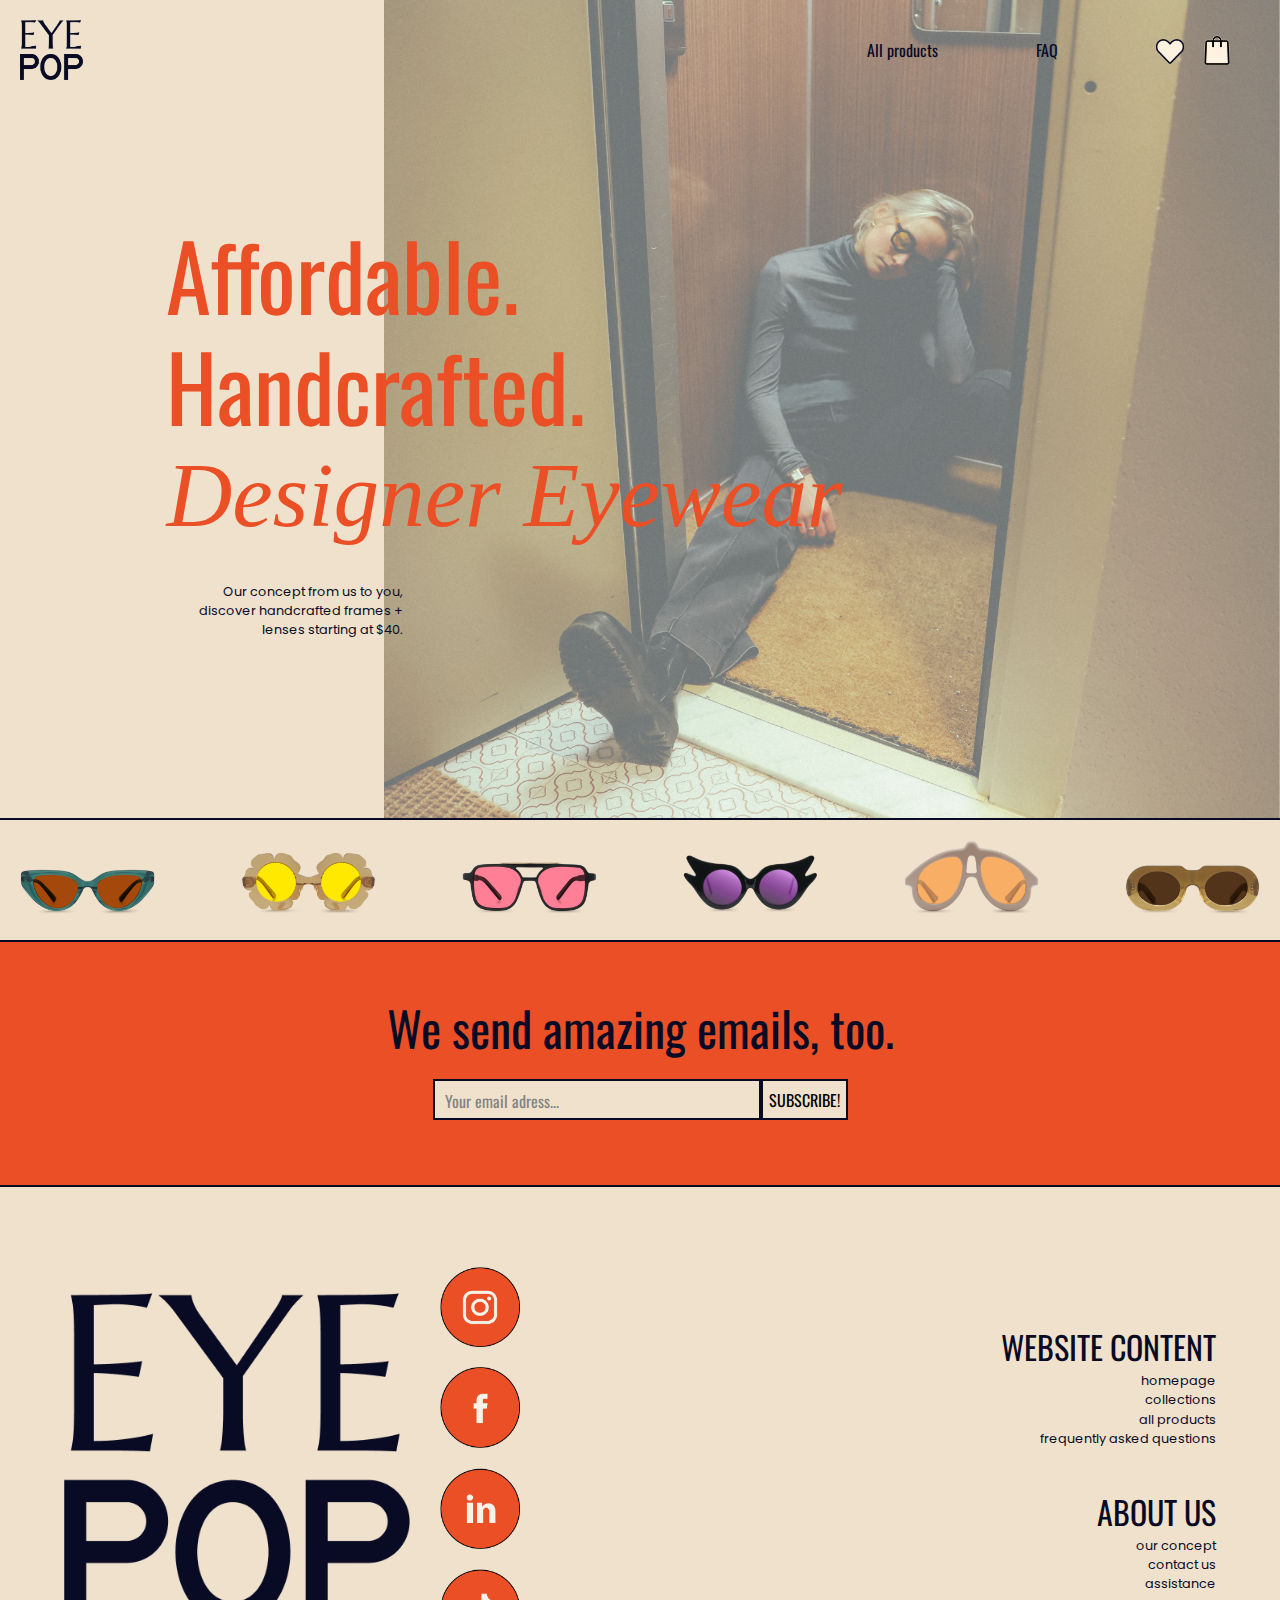
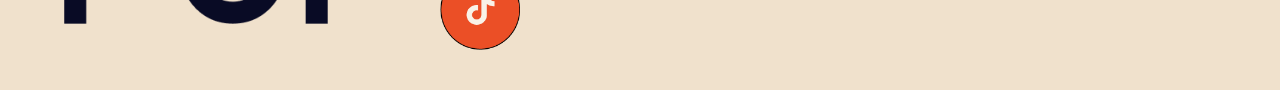
<file: index.html>
<!DOCTYPE html>
<html lang="en">
<head>
    <meta charset="UTF-8">
    <meta name="viewport" content="width=device-width,initial-scale=1.0">
    <meta name="robots" content="noindex, nofollow">

    <title>Home | EyePOP</title>

    <link rel="stylesheet" href="css/reset.css">
    <link rel="stylesheet" href="css/main.css">

    <link rel="icon" type="image/png" href="favicons/favicon-96x96.png" sizes="96x96" />
    <link rel="icon" type="image/svg+xml" href="favicons/favicon.svg" />
    <link rel="shortcut icon" href="favicons/favicon.ico" />
    <link rel="apple-touch-icon" sizes="180x180" href="favicons/apple-touch-icon.png" />
    <meta name="apple-mobile-web-app-title" content="MyWebSite" />
    <link rel="manifest" href="favicons/site.webmanifest" />
    
    <link rel="preconnect" href="https://fonts.googleapis.com">
    <link rel="preconnect" href="https://fonts.gstatic.com" crossorigin>
    <link href="https://fonts.googleapis.com/css2?family=Oswald:wght@200..700&family=Poppins:ital,wght@0,100;0,200;0,300;0,400;0,500;0,600;0,700;0,800;0,900;1,100;1,200;1,300;1,400;1,500;1,600;1,700;1,800;1,900&display=swap" rel="stylesheet">

</head>

<body class="home-body">

    <header>
        <nav>
            <a href="index.html"><img src="images/logo.png" alt="Logo Eyepop"></a>
            <div class="nav-links">
                <a href="products.html">All products</a>
                <a href="faq.html">FAQ</a>
                <div class="icons-top">
                    <a href=""><img src="images/hart.png" alt="Heart Icon"></a>
                    <a href=""><img src="images/winkelmand.png" alt="Shop Icon"></a>
                </div>
            </div>
        </nav>
    </header>


    <main>
        

        <div class="home-main">
            <div class="home-section">
                <div class="home-text">
                  <h1>Affordable.</h1>
                  <h1>Handcrafted.</h1>
                  <h1 class="cursive">Designer Eyewear</h1>
                </div>
                <p>Our concept from us to you, discover handcrafted frames + lenses starting at $40.</p>
            </div>
        </div>
        
        <div class="banner">
            <ul>
                <li><img src="images/darcy.png" alt=""></li>
                <li><img src="images/poppy.png" alt=""></li>
                <li><img src="images/verity.png" alt=""></li>
                <li><img src="images/glinda.png" alt=""></li>
                <li><img src="images/selma.png" alt=""></li>
                <li><img src="images/edwin.png" alt=""></li>
                <li><img src="images/meagan.png" alt=""></li>
                <li><img src="images/monica.png" alt=""></li>
            </ul>
        </div>
        
        <section class="subscription">
            <h2>We send amazing emails, too.</h2>
            <div class="email-field">
                <p>Your email adress...</p>
                <button>SUBSCRIBE!</button>
            </div>
        </section>



    </main>

    

    

    
    <footer>
        <div class="footer-left">
            <img src="images/logo.png" alt="Logo EyePOP">

            <div class="socials">
                <a href=""><img src="images/insta.png" alt=""></a>
                <a href=""><img src="images/facebook.png" alt=""></a>
                <a href=""><img src="images/linkedin.png" alt=""></a>
                <a href=""><img src="images/tiktok.png" alt=""></a>
            </div>
        </div>

        <div class="footer-right">
            <div>
                <h4>Website content</h4>
                <a href="index.html">homepage</a>
                <a href="products.html">collections</a>
                <a href="products.html">all products</a>
                <a href="faq.html">frequently asked questions</a>
            </div>

            <div>
                <h4>About us</h4>
                <a href="">our concept</a>
                <a href="">contact us</a>
                <a href="">assistance</a>
            </div>
        </div>
    </footer>



</body>
</file>
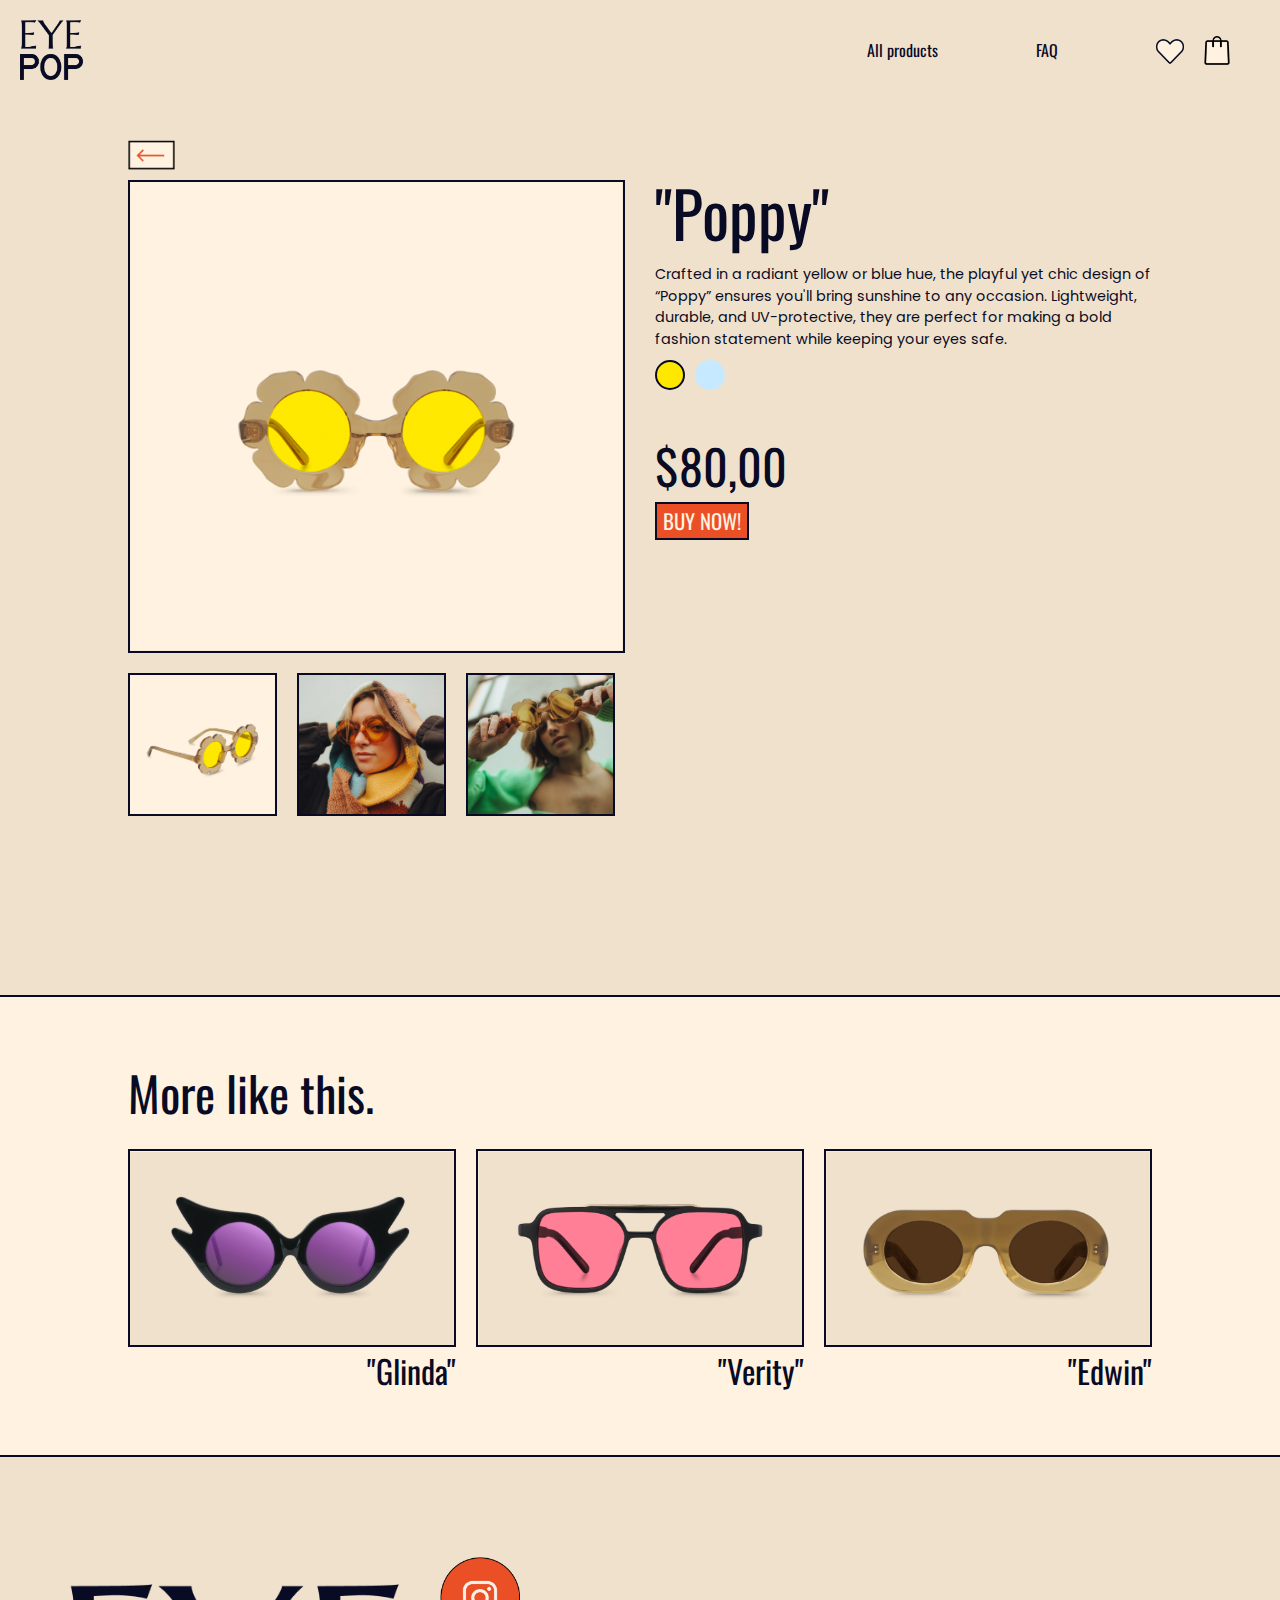
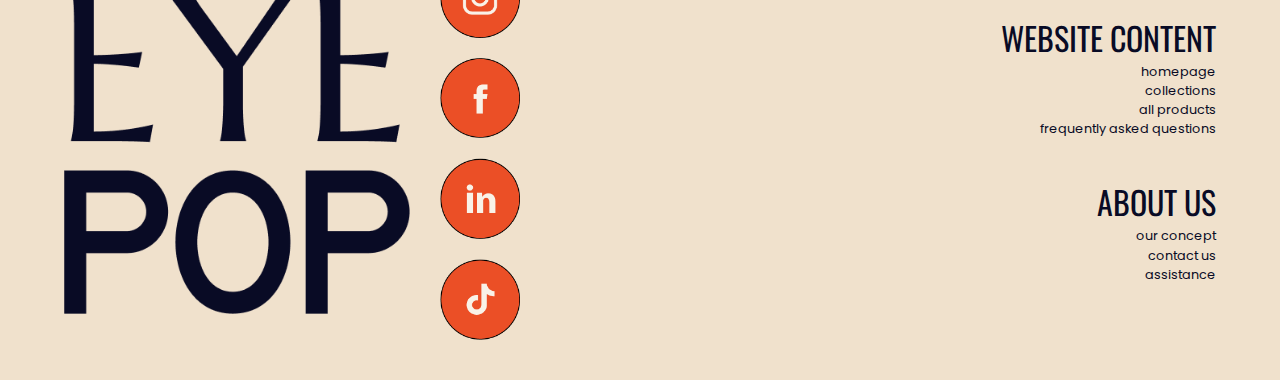
<file: detail.html>
<!DOCTYPE html>
<html lang="en">
<head>
    <meta charset="UTF-8">
    <meta name="viewport" content="width=device-width,initial-scale=1.0">
    <meta name="robots" content="noindex, nofollow">

    <title>Poppy Detail | EyePOP</title>

    <link rel="stylesheet" href="css/reset.css">
    <link rel="stylesheet" href="css/main.css">

    <link rel="icon" type="image/png" href="favicons/favicon-96x96.png" sizes="96x96" />
    <link rel="icon" type="image/svg+xml" href="favicons/favicon.svg" />
    <link rel="shortcut icon" href="favicons/favicon.ico" />
    <link rel="apple-touch-icon" sizes="180x180" href="favicons/apple-touch-icon.png" />
    <meta name="apple-mobile-web-app-title" content="MyWebSite" />
    <link rel="manifest" href="favicons/site.webmanifest" />
    
    <link rel="preconnect" href="https://fonts.googleapis.com">
    <link rel="preconnect" href="https://fonts.gstatic.com" crossorigin>
    <link href="https://fonts.googleapis.com/css2?family=Oswald:wght@200..700&family=Poppins:ital,wght@0,100;0,200;0,300;0,400;0,500;0,600;0,700;0,800;0,900;1,100;1,200;1,300;1,400;1,500;1,600;1,700;1,800;1,900&display=swap" rel="stylesheet">

</head>

<body>

    <header>
        <nav>
            <a href="index.html"><img src="images/logo.png" alt="Logo Eyepop"></a>
            <div class="nav-links">
                <a href="products.html">All products</a>
                <a href="faq.html">FAQ</a>
                <div class="icons-top">
                    <a href=""><img src="images/hart.png" alt="Heart Icon"></a>
                    <a href=""><img src="images/winkelmand.png" alt="Shop Icon"></a>
                </div>
            </div>
        </nav>
    </header>

    <main>
        
        <a href="products.html" class="back-button"><img src="images/back-button.png" alt="go back"></a>
        <section class="product-info">
            

            <div class="pictures">
                <img src="images/poppy-front.png" alt="">
                <div class="three-images">
                    <img src="images/poppy-side.png" alt="">
                    <img src="images/poppy-1.JPG" alt="">
                    <img src="images/poppy-2.JPG" alt="">
                </div>
            </div>

            <div class="detail-description">
                <div class="description-top">
                    <h1>"Poppy"</h1>
                    <p>Crafted in a radiant yellow or blue hue, the playful yet chic design of “Poppy” ensures you'll bring sunshine to any occasion. Lightweight, durable, and UV-protective, they are perfect for making a bold fashion statement while keeping your eyes safe.</p>
                    <div class="colors">
                        <div class="yellow"></div>
                        <div class="blue"></div>
                    </div>
                </div>

                <div class="description-bottom">
                    <h3>$80,00</h3>
                    <button>BUY NOW!</button>
                </div>
            </div>
        </section>

        <section class="more-slider">
            <h2>More like this.</h2>
            <div class="all-more">

                <div class="name-cards">
                    <img src="images/popular_glinda.png" alt="">
                    <p>"Glinda"</p>
                </div>

                <div class="name-cards">
                    <img src="images/popular_verity.png" alt="">
                    <p>"Verity"</p>
                </div>

                <div class="name-cards">
                    <img src="images/popular_edwin.png" alt="">
                    <p>"Edwin"</p>
                </div>

            </div>
        </section>
    </main>

    <footer>
        <div class="footer-left">
            <img src="images/logo.png" alt="Logo EyePOP">

            <div class="socials">
                <a href=""><img src="images/insta.png" alt=""></a>
                <a href=""><img src="images/facebook.png" alt=""></a>
                <a href=""><img src="images/linkedin.png" alt=""></a>
                <a href=""><img src="images/tiktok.png" alt=""></a>
            </div>
        </div>

        <div class="footer-right">
            <div>
                <h4>Website content</h4>
                <a href="index.html">homepage</a>
                <a href="products.html">collections</a>
                <a href="products.html">all products</a>
                <a href="faq.html">frequently asked questions</a>
            </div>

            <div>
                <h4>About us</h4>
                <a href="">our concept</a>
                <a href="">contact us</a>
                <a href="">assistance</a>
            </div>
        </div>
    </footer>




</body>
</file>
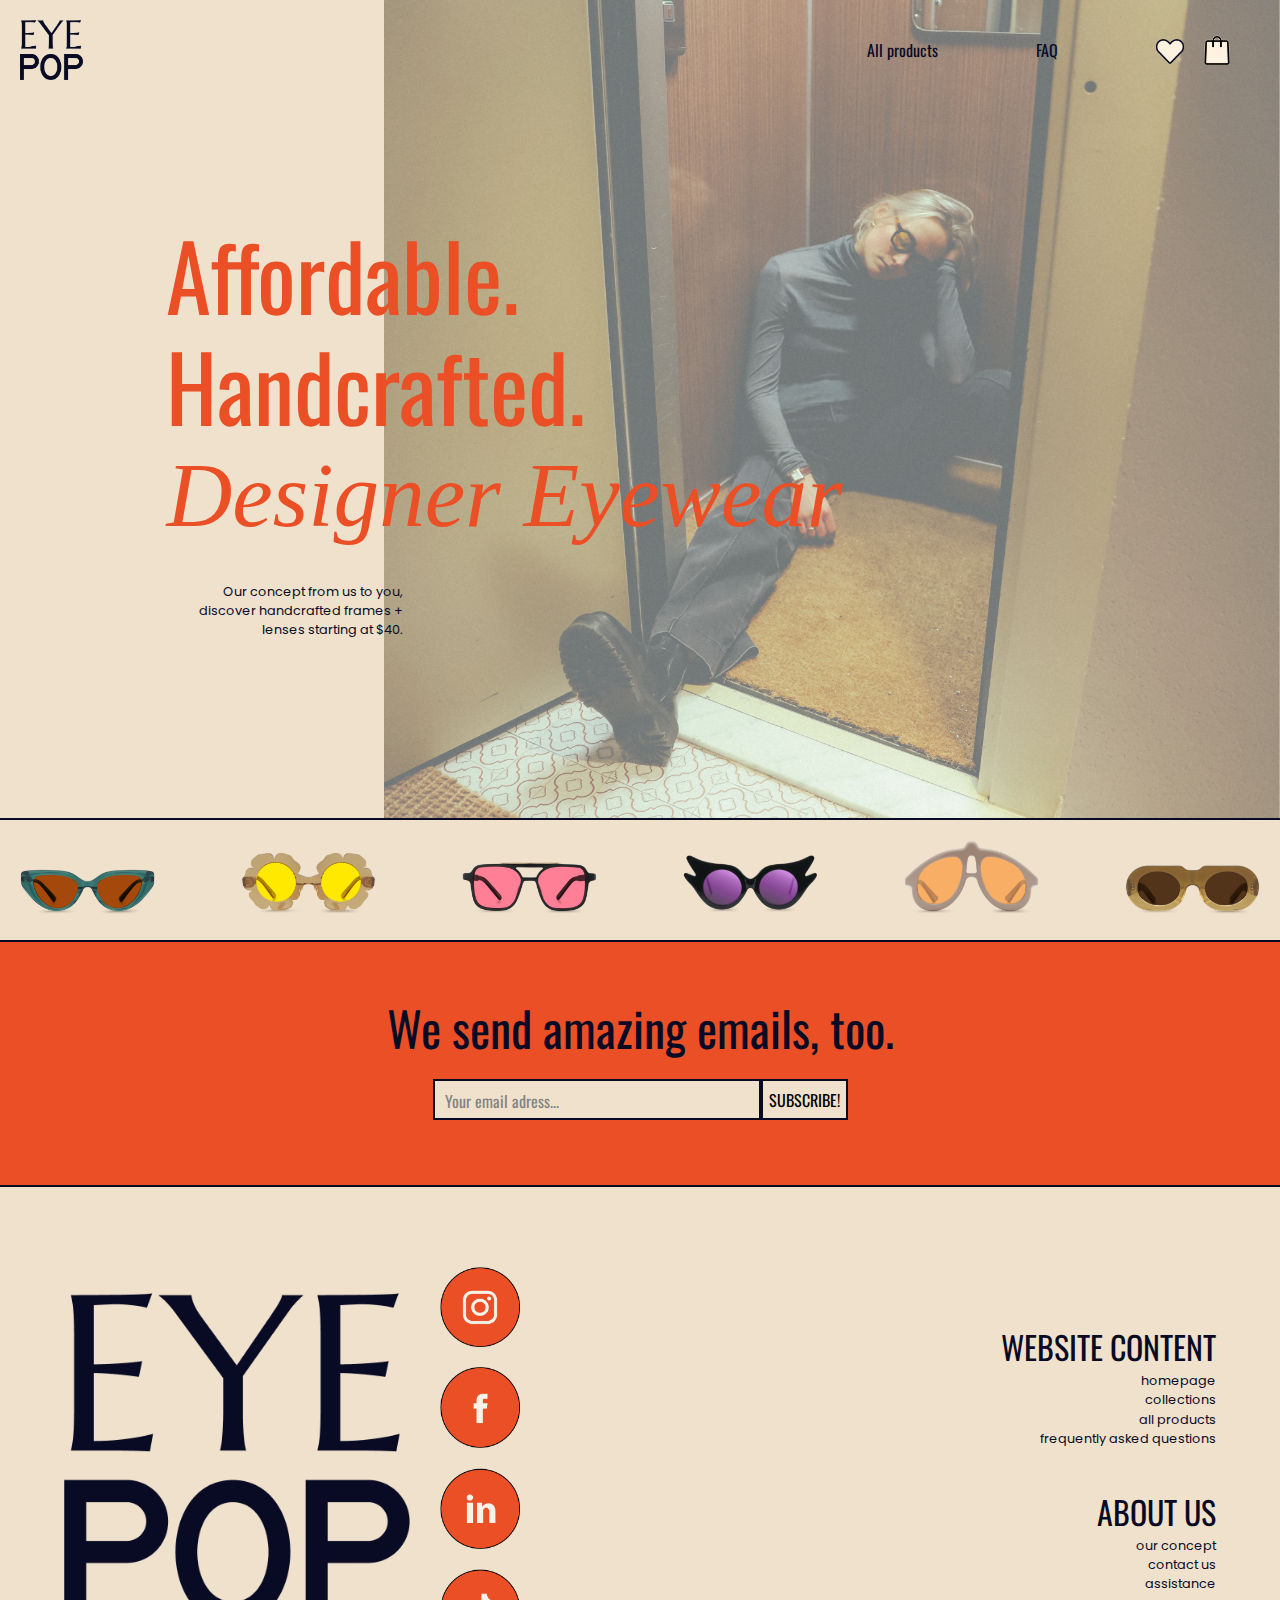
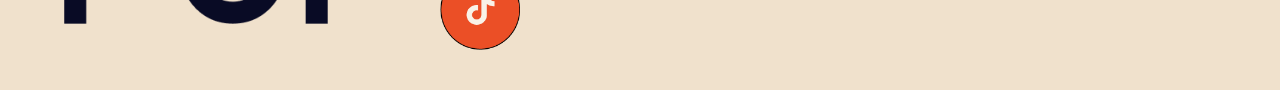
<file: home.html>
<!DOCTYPE html>
<html lang="en">
<head>
    <meta charset="UTF-8">
    <meta name="viewport" content="width=device-width,initial-scale=1.0">
    <meta name="robots" content="noindex, nofollow">

    <title>Detail | EyePOP</title>

    <link rel="stylesheet" href="css/reset.css">
    <link rel="stylesheet" href="css/main.css">

    <link rel="icon" type="image/png" href="favicons/favicon-96x96.png" sizes="96x96" />
    <link rel="icon" type="image/svg+xml" href="favicons/favicon.svg" />
    <link rel="shortcut icon" href="favicons/favicon.ico" />
    <link rel="apple-touch-icon" sizes="180x180" href="favicons/apple-touch-icon.png" />
    <meta name="apple-mobile-web-app-title" content="MyWebSite" />
    <link rel="manifest" href="favicons/site.webmanifest" />
    
    <link rel="preconnect" href="https://fonts.googleapis.com">
    <link rel="preconnect" href="https://fonts.gstatic.com" crossorigin>
    <link href="https://fonts.googleapis.com/css2?family=Oswald:wght@200..700&family=Poppins:ital,wght@0,100;0,200;0,300;0,400;0,500;0,600;0,700;0,800;0,900;1,100;1,200;1,300;1,400;1,500;1,600;1,700;1,800;1,900&display=swap" rel="stylesheet">

</head>

<body class="home-body">

    <header>
        <nav>
            <a href="home.html"><img src="images/logo.png" alt="Logo Eyepop"></a>
            <div class="nav-links">
                <a href="products.html">All products</a>
                <a href="faq.html">FAQ</a>
                <div class="icons-top">
                    <a href=""><img src="images/hart.png" alt="Heart Icon"></a>
                    <a href=""><img src="images/winkelmand.png" alt="Shop Icon"></a>
                </div>
            </div>
        </nav>
    </header>


    <main>
        

        <div class="home-main">
            <div class="home-section">
                <div class="home-text">
                  <h1>Affordable.</h1>
                  <h1>Handcrafted.</h1>
                  <h1 class="cursive">Designer Eyewear</h1>
                </div>
                <p>Our concept from us to you, discover handcrafted frames + lenses starting at $40.</p>
            </div>
        </div>
        
        <div class="banner">
            <ul>
                <li><img src="images/darcy.png" alt=""></li>
                <li><img src="images/poppy.png" alt=""></li>
                <li><img src="images/verity.png" alt=""></li>
                <li><img src="images/glinda.png" alt=""></li>
                <li><img src="images/selma.png" alt=""></li>
                <li><img src="images/edwin.png" alt=""></li>
                <li><img src="images/meagan.png" alt=""></li>
                <li><img src="images/monica.png" alt=""></li>
            </ul>
        </div>
        
        <section class="subscription">
            <h2>We send amazing emails, too.</h2>
            <div class="email-field">
                <p>Your email adress...</p>
                <button>SUBSCRIBE!</button>
            </div>
        </section>



    </main>

    

    

    
    <footer>
        <div class="footer-left">
            <img src="images/logo.png" alt="Logo EyePOP">

            <div class="socials">
                <a href=""><img src="images/insta.png" alt=""></a>
                <a href=""><img src="images/facebook.png" alt=""></a>
                <a href=""><img src="images/linkedin.png" alt=""></a>
                <a href=""><img src="images/tiktok.png" alt=""></a>
            </div>
        </div>

        <div class="footer-right">
            <div>
                <h4>Website content</h4>
                <a href="home.html">homepage</a>
                <a href="products.html">collections</a>
                <a href="products.html">all products</a>
                <a href="faq.html">frequently asked questions</a>
            </div>

            <div>
                <h4>About us</h4>
                <a href="">our concept</a>
                <a href="">contact us</a>
                <a href="">assistance</a>
            </div>
        </div>
    </footer>



</body>
</file>
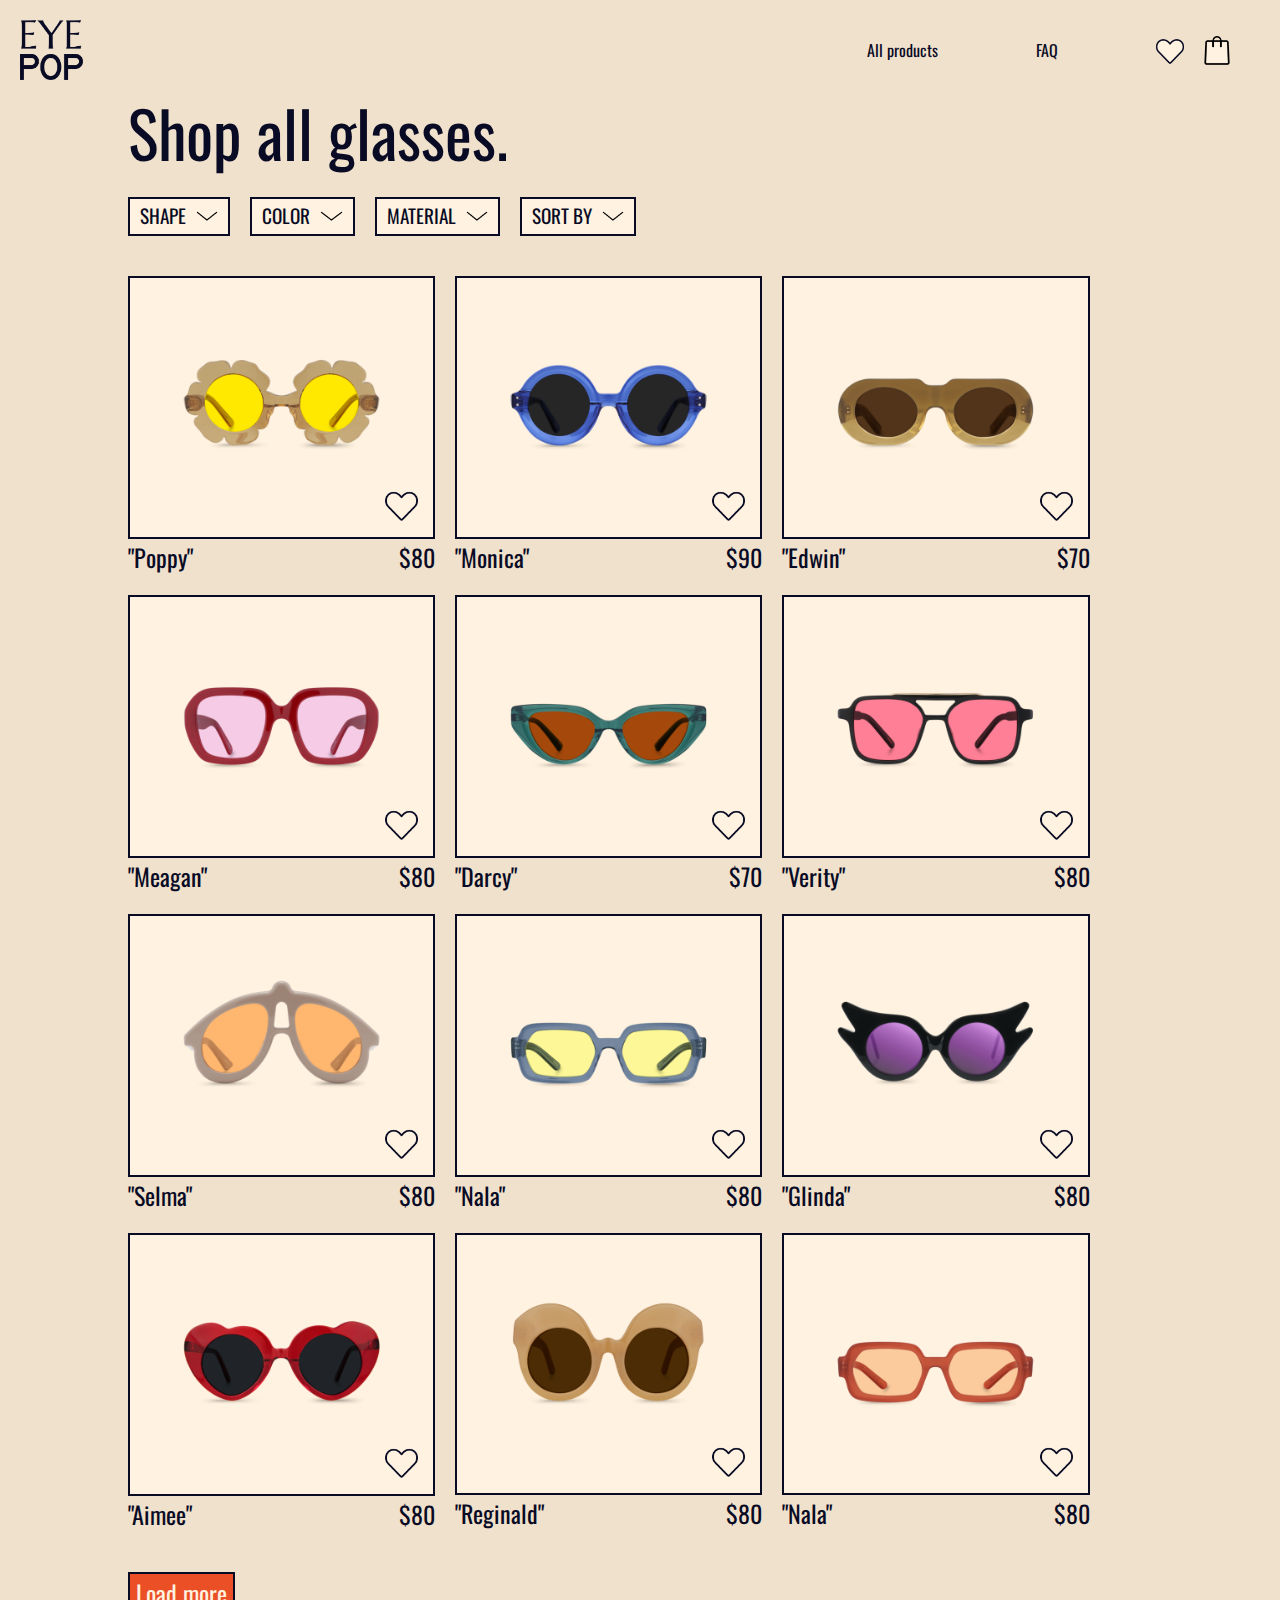
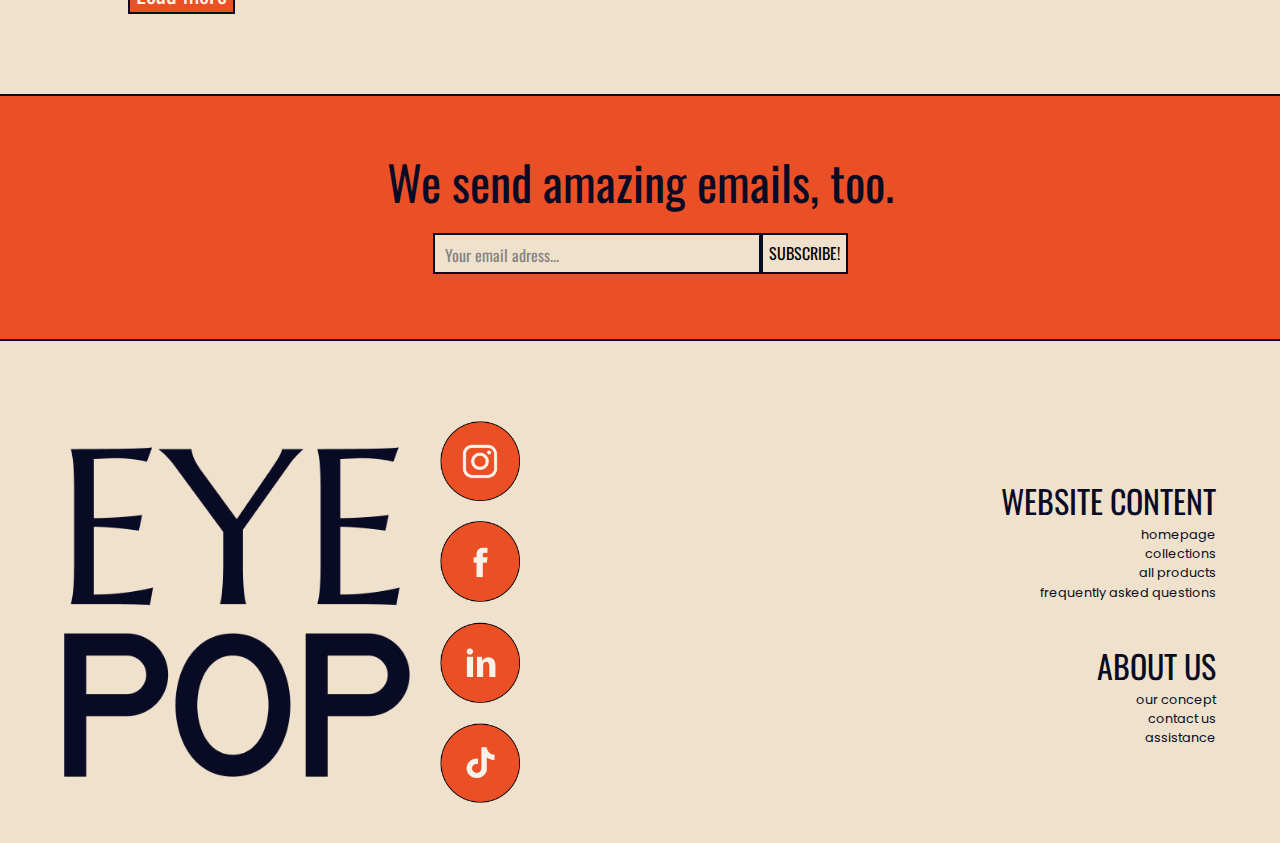
<file: products.html>
<!DOCTYPE html>
<html lang="en">
<head>
    <meta charset="UTF-8">
    <meta name="viewport" content="width=device-width,initial-scale=1.0">
    <meta name="robots" content="noindex, nofollow">

    <title>Products | EyePOP</title>

    <link rel="stylesheet" href="css/reset.css">
    <link rel="stylesheet" href="css/main.css">

    <link rel="icon" type="image/png" href="favicons/favicon-96x96.png" sizes="96x96" />
    <link rel="icon" type="image/svg+xml" href="favicons/favicon.svg" />
    <link rel="shortcut icon" href="favicons/favicon.ico" />
    <link rel="apple-touch-icon" sizes="180x180" href="favicons/apple-touch-icon.png" />
    <meta name="apple-mobile-web-app-title" content="MyWebSite" />
    <link rel="manifest" href="favicons/site.webmanifest" />
    
    <link rel="preconnect" href="https://fonts.googleapis.com">
    <link rel="preconnect" href="https://fonts.gstatic.com" crossorigin>
    <link href="https://fonts.googleapis.com/css2?family=Oswald:wght@200..700&family=Poppins:ital,wght@0,100;0,200;0,300;0,400;0,500;0,600;0,700;0,800;0,900;1,100;1,200;1,300;1,400;1,500;1,600;1,700;1,800;1,900&display=swap" rel="stylesheet">

</head>

<body>

    <header>
        <nav>
            <a href="index.html"><img src="images/logo.png" alt="Logo Eyepop"></a>
            <div class="nav-links">
                <a href="products.html">All products</a>
                <a href="faq.html">FAQ</a>
                <div class="icons-top">
                    <a href=""><img src="images/hart.png" alt="Heart Icon"></a>
                    <a href=""><img src="images/winkelmand.png" alt="Shop Icon"></a>
                </div>
            </div>
        </nav>
    </header>

    <main>

        <section class="title-filters">
            <h1>Shop all glasses.</h1>

            <div class="all-filters">
                <div class="filter">
                    <p>SHAPE</p>
                    <img src="images/filter-arrow.png" alt="">
                </div>

                <div class="filter">
                    <p>COLOR</p>
                    <img src="images/filter-arrow.png" alt="">
                </div>

                <div class="filter">
                    <p>MATERIAL</p>
                    <img src="images/filter-arrow.png" alt="">
                </div>

                <div class="filter">
                    <p>SORT BY</p>
                    <img src="images/filter-arrow.png" alt="">
                </div>
            </div>
        </section>

        <section class="all-products">
            <div class="glasses-card">
                <a href="detail.html">
                    <div class="image-color-heart">
                        <img src="images/poppy.png" alt="" class="image-seperate">
                        <div class="color-pick"></div>
                        <img src="images/hart.png" alt="" class="heart">
                    </div>
                </a>
                <div class="name-price">
                    <p>"Poppy"</p>
                    <p>$80</p>
                </div>
            </div>

            <div class="glasses-card">
                <div class="image-color-heart">
                    <img src="images/monica.png" alt="" class="image-seperate">
                    <div class="color-pick"></div>
                    <img src="images/hart.png" alt="" class="heart">
                </div>
                <div class="name-price">
                    <p>"Monica"</p>
                    <p>$90</p>
                </div>
            </div>

            <div class="glasses-card">
                <div class="image-color-heart">
                    <img src="images/edwin.png" alt="" class="image-seperate">
                    <div class="color-pick"></div>
                    <img src="images/hart.png" alt="" class="heart">
                </div>
                <div class="name-price">
                    <p>"Edwin"</p>
                    <p>$70</p>
                </div>
            </div>

            <div class="glasses-card">
                <div class="image-color-heart">
                    <img src="images/meagan.png" alt="" class="image-seperate">
                    <div class="color-pick"></div>
                    <img src="images/hart.png" alt="" class="heart">
                </div>
                <div class="name-price">
                    <p>"Meagan"</p>
                    <p>$80</p>
                </div>
            </div>

            <div class="glasses-card">
                <div class="image-color-heart">
                    <img src="images/darcy.png" alt="" class="image-seperate">
                    <div class="color-pick"></div>
                    <img src="images/hart.png" alt="" class="heart">
                </div>
                <div class="name-price">
                    <p>"Darcy"</p>
                    <p>$70</p>
                </div>
            </div>

            <div class="glasses-card">
                <div class="image-color-heart">
                    <img src="images/verity.png" alt="" class="image-seperate">
                    <div class="color-pick"></div>
                    <img src="images/hart.png" alt="" class="heart">
                </div>
                <div class="name-price">
                    <p>"Verity"</p>
                    <p>$80</p>
                </div>
            </div>

            <div class="glasses-card">
                <div class="image-color-heart">
                    <img src="images/selma.png" alt="" class="image-seperate">
                    <div class="color-pick"></div>
                    <img src="images/hart.png" alt="" class="heart">
                </div>
                <div class="name-price">
                    <p>"Selma"</p>
                    <p>$80</p>
                </div>
            </div>

            <div class="glasses-card">
                <div class="image-color-heart">
                    <img src="images/nala-y.png" alt="" class="image-seperate">
                    <div class="color-pick"></div>
                    <img src="images/hart.png" alt="" class="heart">
                </div>
                <div class="name-price">
                    <p>"Nala"</p>
                    <p>$80</p>
                </div>
            </div>

            <div class="glasses-card">
                <div class="image-color-heart">
                    <img src="images/glinda.png" alt="" class="image-seperate">
                    <div class="color-pick"></div>
                    <img src="images/hart.png" alt="" class="heart">
                </div>
                <div class="name-price">
                    <p>"Glinda"</p>
                    <p>$80</p>
                </div>
            </div>

            <div class="glasses-card">
                <div class="image-color-heart">
                    <img src="images/aimee.png" alt="" class="image-seperate">
                    <div class="color-pick"></div>
                    <img src="images/hart.png" alt="" class="heart">
                </div>
                <div class="name-price">
                    <p>"Aimee"</p>
                    <p>$80</p>
                </div>
            </div>

            <div class="glasses-card">
                <div class="image-color-heart">
                    <img src="images/reginald.png" alt="" class="image-seperate">
                    <div class="color-pick"></div>
                    <img src="images/hart.png" alt="" class="heart">
                </div>
                <div class="name-price">
                    <p>"Reginald"</p>
                    <p>$80</p>
                </div>
            </div>

            <div class="glasses-card">
                <div class="image-color-heart">
                    <img src="images/nala-r.png" alt="" class="image-seperate">
                    <div class="color-pick"></div>
                    <img src="images/hart.png" alt="" class="heart">
                </div>
                <div class="name-price">
                    <p>"Nala"</p>
                    <p>$80</p>
                </div>
            </div>
        </section>
            
            <button class="load">
                <p>Load more</p>
            </button>

        <section class="subscription">
            <h2>We send amazing emails, too.</h2>
            <div class="email-field">
                <p>Your email adress...</p>
                <button>SUBSCRIBE!</button>
            </div>
        </section>
    </main>  
    
    <footer>
        <div class="footer-left">
            <img src="images/logo.png" alt="Logo EyePOP">

            <div class="socials">
                <a href=""><img src="images/insta.png" alt=""></a>
                <a href=""><img src="images/facebook.png" alt=""></a>
                <a href=""><img src="images/linkedin.png" alt=""></a>
                <a href=""><img src="images/tiktok.png" alt=""></a>
            </div>
        </div>

        <div class="footer-right">
            <div>
                <h4>Website content</h4>
                <a href="index.html">homepage</a>
                <a href="products.html">collections</a>
                <a href="products.html">all products</a>
                <a href="faq.html">frequently asked questions</a>
            </div>

            <div>
                <h4>About us</h4>
                <a href="">our concept</a>
                <a href="">contact us</a>
                <a href="">assistance</a>
            </div>
        </div>
    </footer>

</body>
</file>
<file: css/main.css>
body {
    font-family: "Oswald";
    color:#090B25;
    background-color: #F0E1CC;
}

a {
    text-decoration: none;
    color: #090B25;
}

button {
    border-radius: 0;
    border:2px solid #090B25;
}



/*----------------------------HEADER-----------------------------------*/

/* navigation */

nav {
    display: flex;
    flex-direction: row;
    justify-content: space-between;
    align-items: center;
    
    padding: 20px 50px 20px 20px;
}

nav img {
    height: 60px;
}

.nav-links {
    display: flex;
    flex-direction: row;
    justify-content: space-between;
    align-items: center;

    width: 30%;
}

.icons-top {
    display: flex;
    flex-direction: row;
    justify-content: space-between;
    align-items: center;
    gap:20px;
}

.icons-top img {
    height: 30px;
}

@media (max-width: 768px) {
    .nav-links {
        display: flex;
        flex-direction: row;
        justify-content: space-between;
        align-items: center;
        width: 50%;
    }


}

/*----------------------------FOOTER-----------------------------------*/


footer {
    display: flex;
    flex-direction: row;
    justify-content: space-between;
    align-items: center;

    padding: 40px 5% 40px;
    background-color: #F0E1CC;
    z-index: 100;
}



/*left side*/

.footer-left {
    display: flex;
    flex-direction: row;
    gap:30px;
    
    width: 50%;
}

.footer-left img {
    width: 60%;
    height: auto !important;
    object-fit: contain;
}

.socials {
    display: flex;
    flex-direction: column;
    gap:20px;
    height: 100%;
}


/* right side */

.footer-right {
    display: flex;
    flex-direction: column;
    gap:40px;
    text-align: right;
}

.footer-right a {
    display:flex ;
    flex-direction: column;
    font-weight: 400;
    font-family: 'poppins';
    font-size: 0.8rem;
}

.footer-right h4 {
    font-size: 2rem;
    font-weight: 400;
    text-transform: uppercase;
}

@media (max-width: 768px) {
    
    footer {
        display: flex;
        flex-direction: column;
        justify-content: space-between;
        align-items: end;
        gap:30px;
    
        margin: 20px 10% 40px 10%;
    }

    .footer-left img {
        width: 100%;
        height: auto !important;
        object-fit: contain;
    }

    .footer-left {
        display: flex;
        flex-direction: row;
        gap:30px;
        
        width: 100%;
    }

    .footer-right {
        display: flex;
        flex-direction: column;
        gap:40px;
        text-align: right;
    }
    
    .footer-right a {
        display:flex ;
        flex-direction: column;
        font-weight: 400;
        font-family: 'poppins';
        font-size: 0.8rem;
    }
    
    .footer-right h4 {
        font-size: 2rem;
        font-weight: 400;
        text-transform: uppercase;
    }


}



/*----------------------------TITLE AND FILTERS-----------------------------------*/

.title-filters {
    margin:0 10%;
}

/* title */

h1 {
    font-size: 4rem;
    font-weight: 400;
    line-height: 1;
    margin-bottom: 20px;;
}

.title-filters {
    display: flex;
    flex-direction: column;
    gap: 13px;
}


/* filters */

.all-filters {
    display: flex;
    flex-wrap: wrap;
    gap:20px;

    width: 100%;
}

.filter {
    display: flex;
    flex-direction: row;
    align-items: center;
    gap:10px;

    padding:3px 10px;
    background-color: #FFF2E0;
    border: 2px solid #090B25;
}

.all-filters img {
    height: 10px;
}

.all-filters p {
    font-size: 1.2rem;
}



/*----------------------------ALL PRODUCTS-----------------------------------*/

.all-products {
    margin:40px 10%;
    display: flex;
    flex-wrap:wrap;
    gap:20px;

}

/* whole card */

.glasses-card {
    display: flex;
    flex-direction:column ;

    width: 30%;

}

@media (max-width: 768px) {
    .glasses-card {
        display: flex;
        flex-direction:column ;
    
        width: 45%;
    
    }
}


/* image with color and heart */

.image-seperate {
    scale: 0.7;
}

.image-color-heart {
    background-color: #FFF2E0;
    border: 2px solid #090B25;
    position: relative;
    padding:20px 10px 50px 10px;

}

.heart {
    height: 35px;
    position: absolute;
    right: 15px;
    bottom: 15px;
}

/*  name and price */

.name-price {
    display: flex;
    flex-direction: row;
    justify-content: space-between;

    font-size: 1.5rem;
}


/*  button load more */

.load {
    margin: 0 10%;
    font-size: 1.5rem;
    border: 2px solid #090B25;
    background-color: #EB4F26;
    color: #FFF2E0;
    margin-bottom: 80px;
}

.load:hover {
    color:#090B25;
    background-color: #F0E1CC;
    cursor: pointer;
}


/*----------------------------SUBSCRIBE BANNER-----------------------------------*/

.subscription {
    background-color: #EB4F26;
    padding: 50px 0;
    margin-bottom: 40px;
    text-align: center;
    border-top: 2px solid #090B25;
    border-bottom: 2px solid #090B25;
}

.subscription h2 {
    font-size: 3rem;
    font-weight: 400;
}

.email-field {
    display: flex;
    flex-direction: row;
    justify-content: center;

    margin: 15px 10%;
}

.email-field p {
    background-color: #F0E1CC;
    padding: 8px 200px 5px 10px;
    color:#838383;
    border: 2px solid #090B25;

}

.email-field button {
    background-color: #F0E1CC;
}

.email-field button:hover {
    color:#090B25;
    background-color: #EB4F26;
    cursor: pointer;
}





/*----------------------------PRODUCT INFO-----------------------------------*/

.back-button img {
    margin-top:40px;
    margin-left:10%;
    height: 30px;
}

.product-info {
    display: flex;
    flex-direction: row;
    gap:30px;

    margin:10px 10% 60px 10%;
}



/* fotookes */

.pictures {
    display: flex;
    flex-direction: column;
    gap:20px;

    width: 50%;

}

@media (max-width: 768px) {
    
    .product-info {
        display: flex;
        flex-direction: column;
        gap:30px;
    
        margin:10px 10% 60px 10%; 
    }
    
    .pictures {
            width: 100%;
        
        }

}

.three-images {
    display: flex;
    flex-direction: row;
    gap:20px;
    height:20%;
}

.three-images img {
    width: 30%;
    object-fit: cover;
}

.pictures img {
    border: 2px solid #090B25;

}

/* detail description */

.detail-description {
    display: flex;
    flex-direction: column;
    gap:40px;

    width: 50%;
}

.detail-description p {
    font-family: 'poppins';
    font-size: 0.9rem;
    margin-top: 10px;
}

.description-bottom h3 {
    font-size: 3rem;
    font-weight: 400;
}

.description-bottom button {
    font-size: 1.3rem;
    background-color: #EB4F26;
    color: #FFF2E0;
}

.description-bottom button:hover {
    color:#090B25;
    background-color: #F0E1CC;
    cursor: pointer;
}

@media (max-width: 768px) {
    
    .detail-description {
        width: 100%;
    }

}

/* de kleurkes */

.yellow {
    background-color: #FFE800;
    height: 30px;
    width: 30px;
    border-radius: 30px;
    margin-top: 10px;
    border:2px solid #090B25;
}

.blue {
    background-color: #C7E9FF;
    height: 30px;
    width: 30px;
    border-radius: 30px;
    margin-top: 10px;
}

.colors {
    display: flex;
    gap:10px;
}


/*----------------------------MORE LIKE THIS SECTION-----------------------------------*/


.more-slider {
    margin: 100px 0 60px 0;
    padding:60px 10%;
    background-color: #FFF2E0;
    border-top: 2px solid #090B25;
    border-bottom: 2px solid #090B25;
}

.more-slider h2 {
    font-size: 3rem;
    font-weight: 400;
}

.all-more {
    display: flex;
    gap:20px;
    margin-top:20px;
}

.all-more img {
    width: 450px;
    border: 2px solid #090B25;

    
}

.all-more p {
    font-size: 2rem;
}

.name-cards {
    text-align: right;
}



/*----------------------------FAQ baby-----------------------------------*/

.faq-main {
    position: relative;
    margin-bottom: 40px;
    border-bottom: 2px solid #090B25;
    height: 100vh;
}

.faq-section {
    position:absolute;
    z-index: 999;
    margin:10%;
}

.faq-text {
    color:#EB4F26;
    display: flex;
    flex-direction: column;
}

.accordion-item {
    padding:10px;
    background-color: #F0E1CC;
    font-size:1.2rem;
    margin-top:10px;
    border: 2px solid #090B25;

}

.cursive {
    font-family: "Playfair Display";
    font-style: italic;
    line-height: 1;
    margin-bottom: 40px;
}


.faq-image {
    display: flex;
    justify-content: end;
    width: 100vw;
    position: relative;
    z-index: 1;
    height: 100vh;
}

.faq-image img {
    width: 70%;
    object-fit: cover;

}


/*---------------------------HOME---------------------------------*/

.home-main {
    position: relative;
    border-bottom: 2px solid #090B25;
    height: 80vh;
}

.home-section {
    position:absolute;
    z-index: 999;
    margin:10% 13%;
}

.home-text {
    color:#EB4F26;
    display: flex;
    flex-direction: column;
}

.home-text h1 {
    font-size:5.7rem;
    line-height: 1;
}

.home-section p {
    width: 35%;
    text-align: end;
    font-family: 'poppins';
    font-size: 0.8rem;
}

.accordion-item {
    padding:10px;
    background-color: #F0E1CC;
    font-size:1.2rem;
    margin-top:10px;
    border: 2px solid #090B25;

}

.cursive {
    font-family: "Playfair Display";
    font-style: italic;
    line-height: 1;
    margin-bottom: 40px;
}


.home-image {
    display: flex;
    justify-content: end;
    width: 100vw;
    position: relative;
}

.home-image img {
    width: 60%;
    object-fit: cover;

}




.home-body {
    background-image: url('../images/background_home.png');
    background-size: 70%; 
    background-repeat: no-repeat; 
    background-position: right top;
}

@media (max-width: 1000px) {

    .home-body {
        background-image: url('../images/background_home.png');
        background-size: 100%; 
        background-repeat: no-repeat; 
        background-position: right top;
    }

}


@media (max-width: 700px) {

    .home-body {
        background-image: none;
    }

}


/*---------------------------BANNER---------------------------------*/

.banner {
    height: 120px;
    padding: 10px 20px 20px 20px;
    background-color: #F0E1CC;
}

.banner ul {
    display: flex;
    flex-direction: row;
    justify-content: space-between;
    gap:20px;

    height: 100%;
    padding-inline-start: 0px;

    list-style: none;
}

.banner img {
    height: 100%;
}


@media (max-width: 1300px) {

    .banner li:nth-child(n+7) {
        display: none;
    }

}

@media (max-width: 700px) {

    .banner li:nth-child(n+4) {
        display: none;
    }

}
</file>
